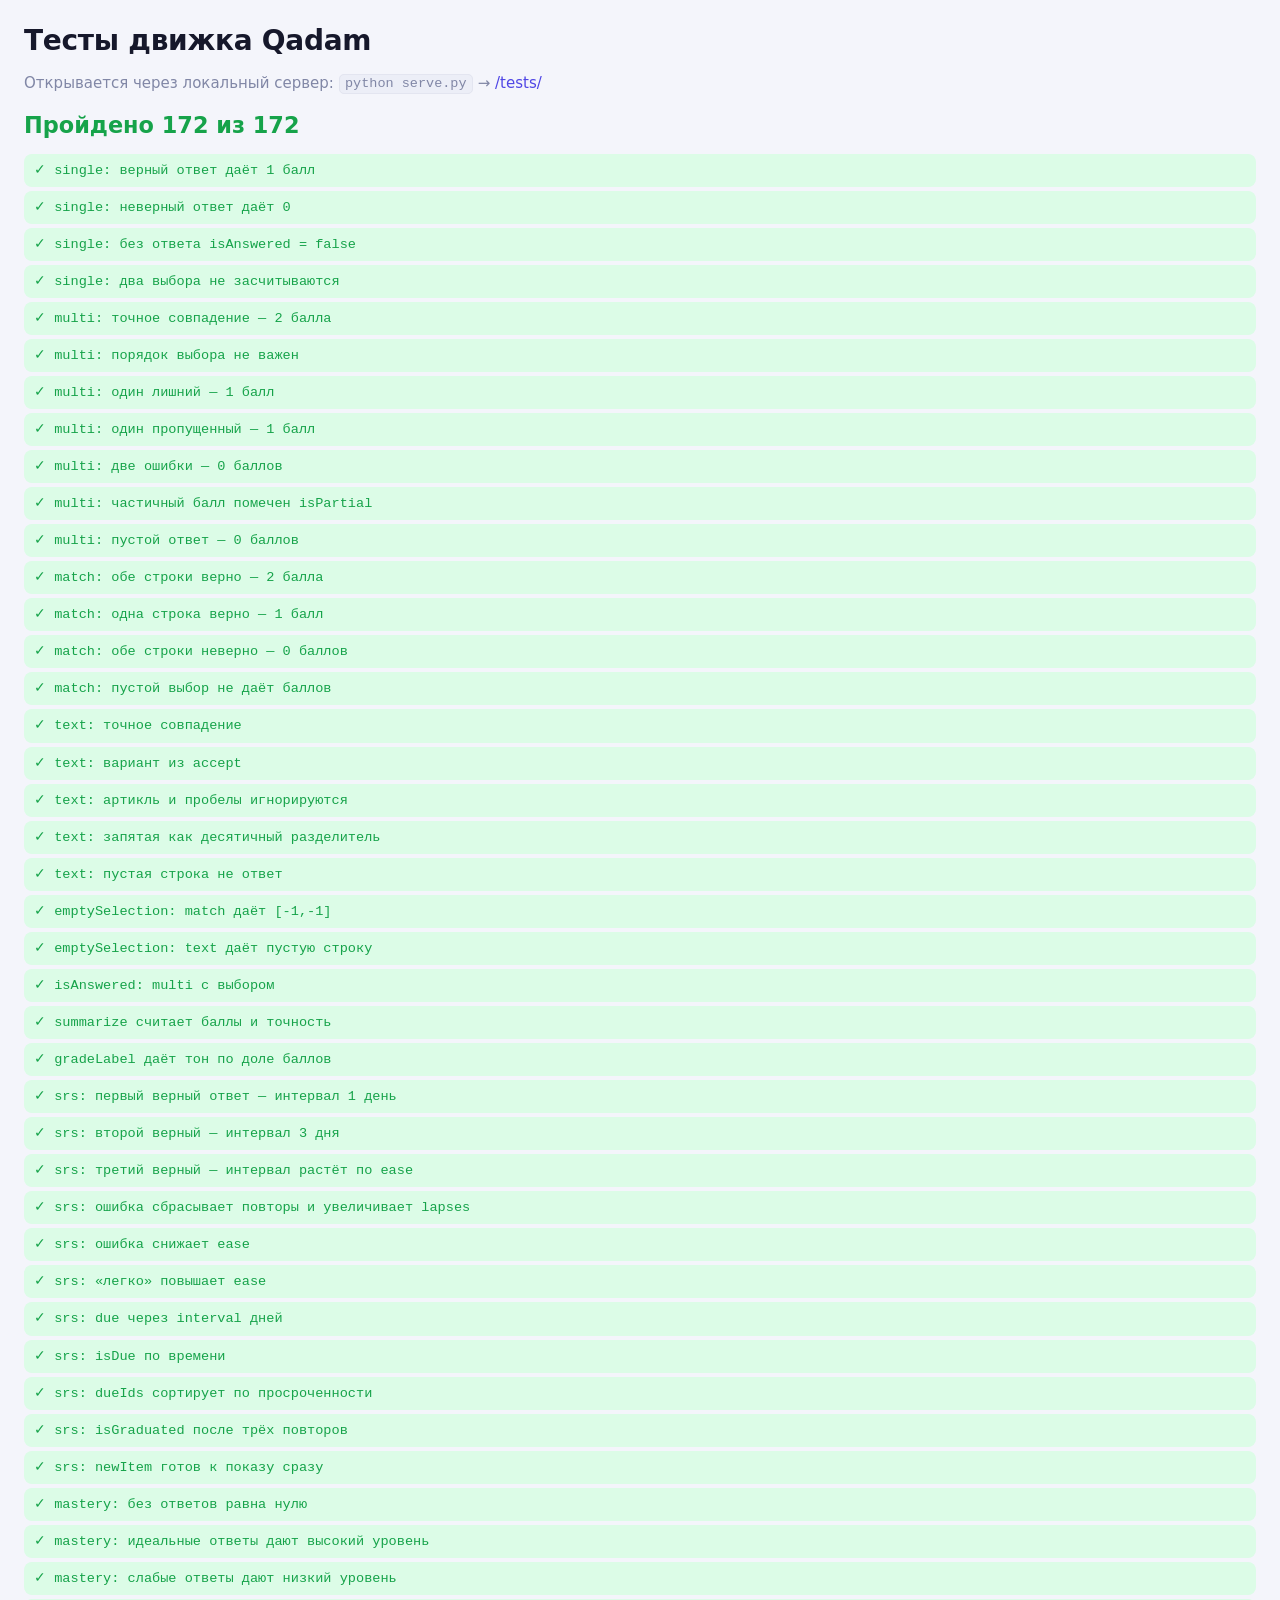
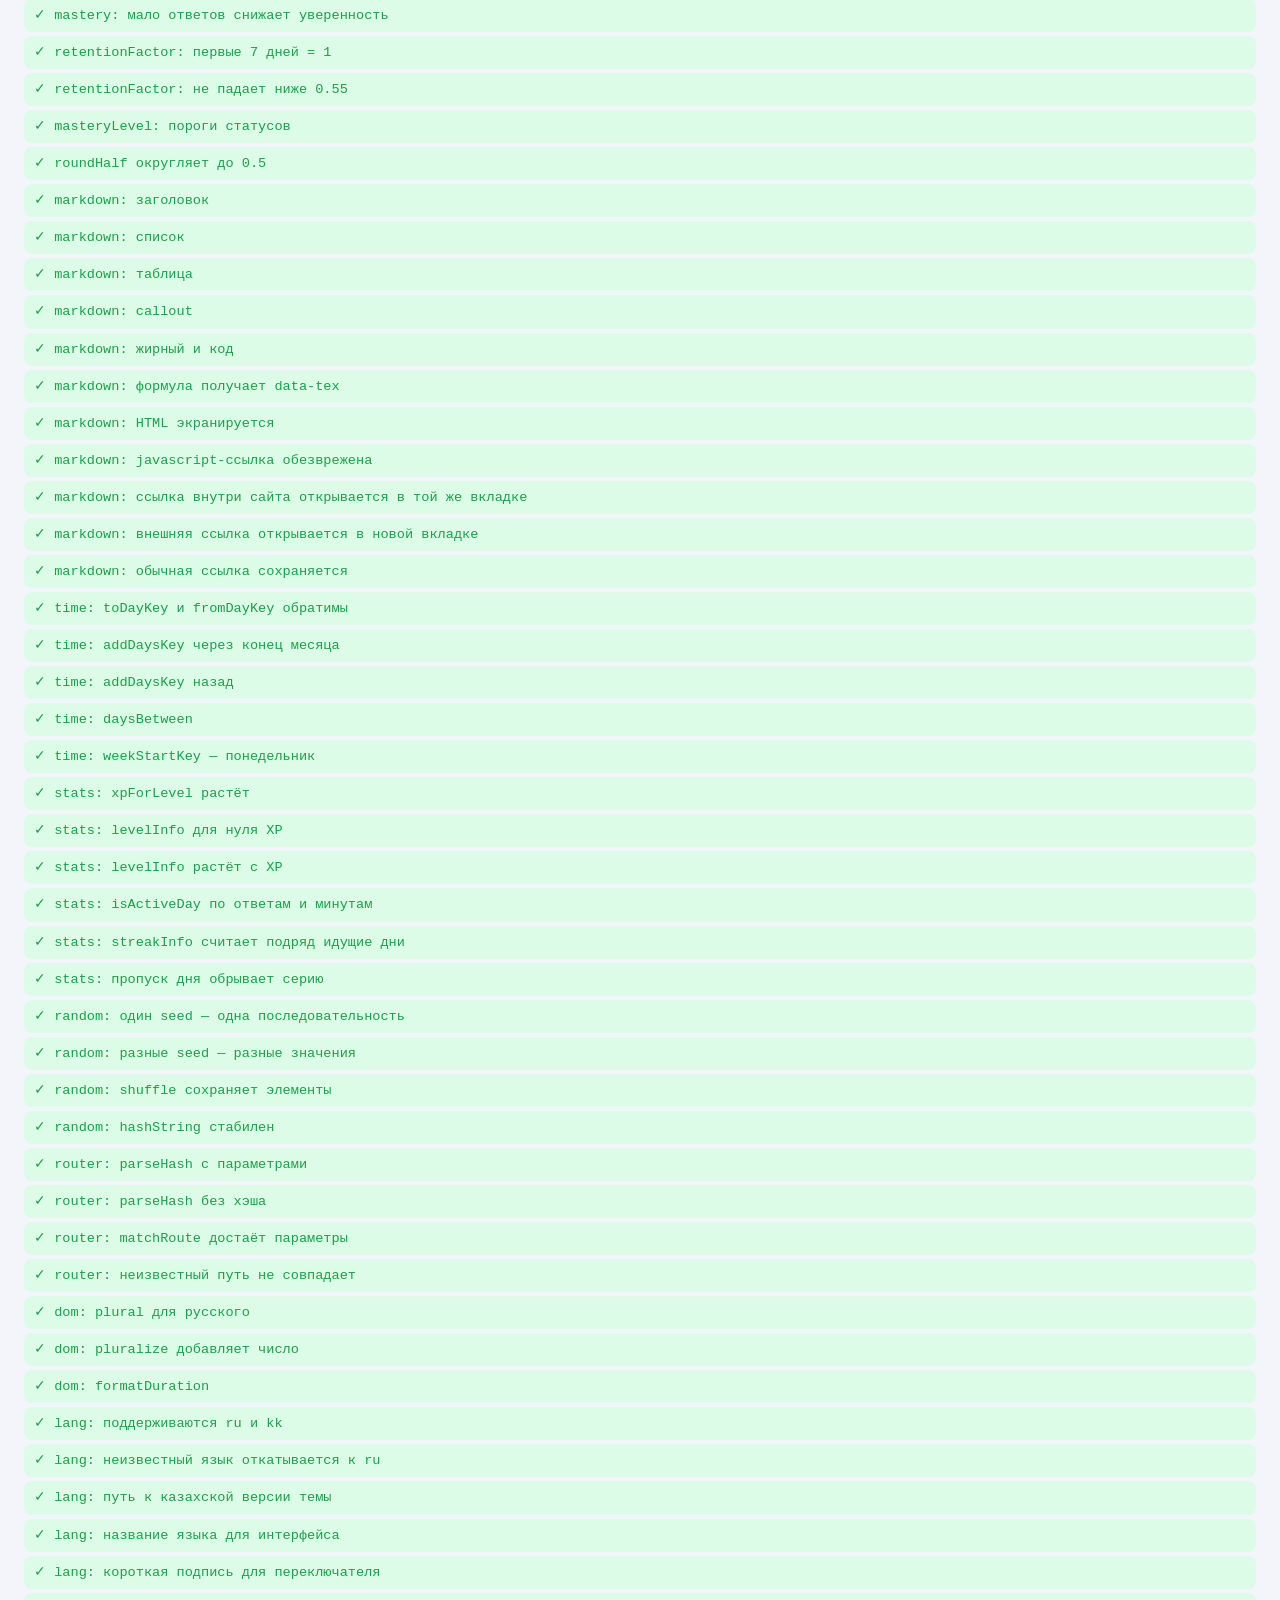
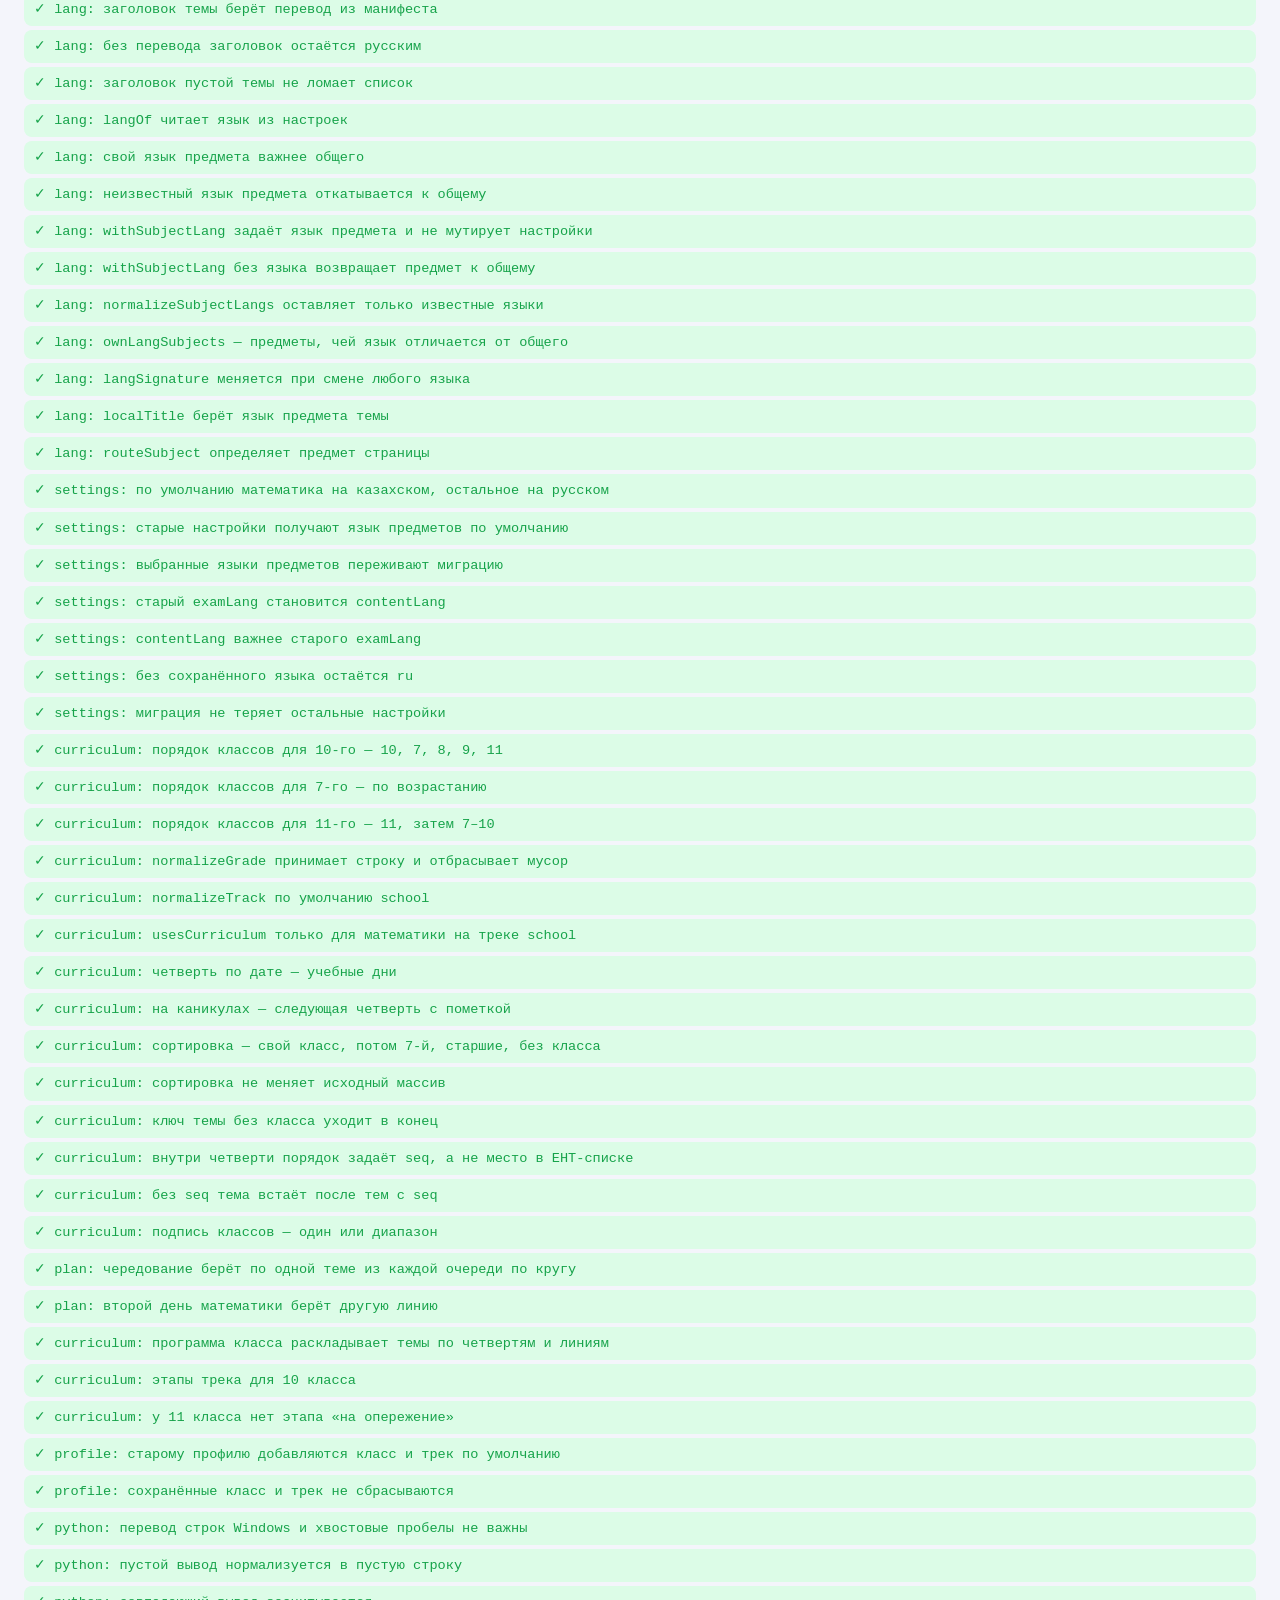
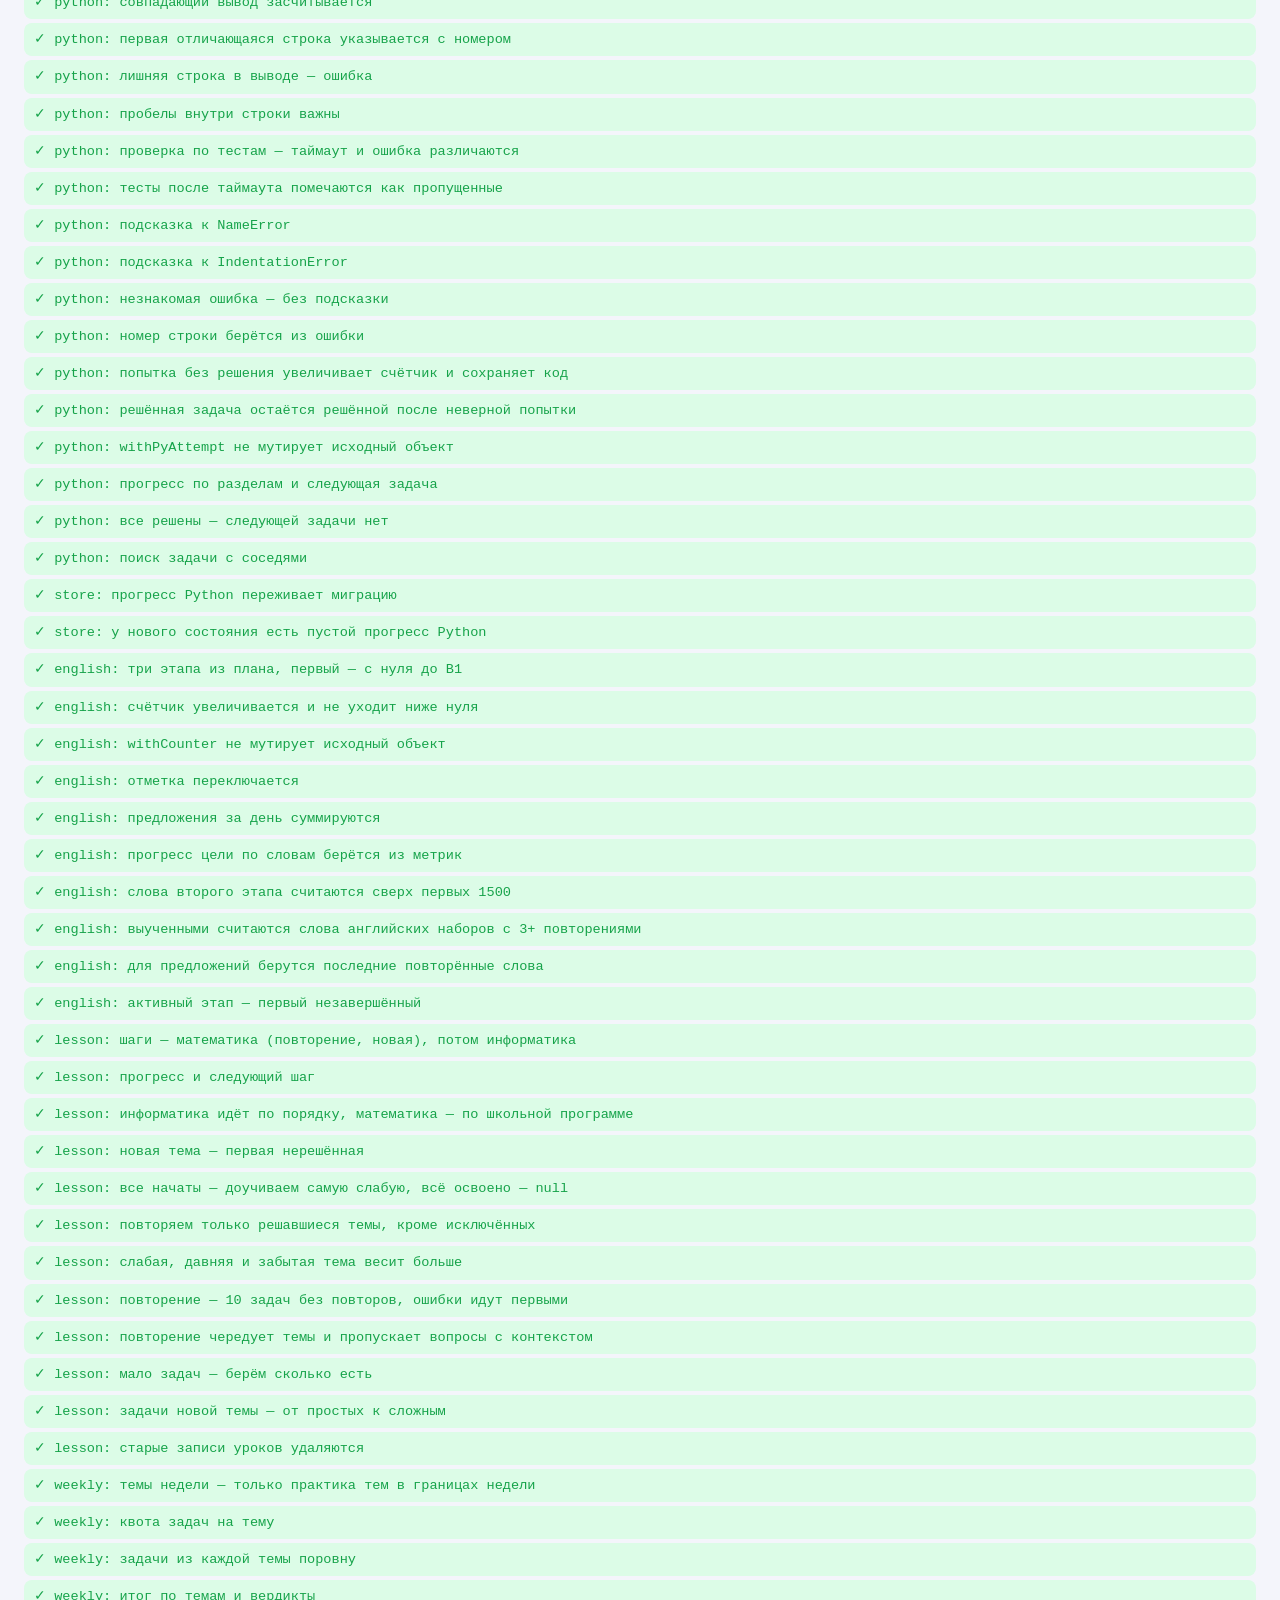
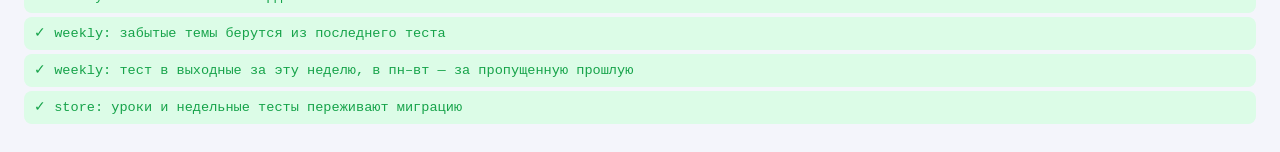
<file: tests/index.html>
<!doctype html>
<html lang="ru">
<head>
  <meta charset="utf-8">
  <meta name="viewport" content="width=device-width, initial-scale=1">
  <title>Тесты Qadam</title>
  <link rel="stylesheet" href="../assets/css/app.css">
  <style>
    body { padding: 24px; }
    .t { padding: 6px 10px; border-radius: 8px; margin-bottom: 4px; font-family: var(--font-mono); font-size: .85rem; }
    .t.pass { background: var(--success-soft); color: var(--success); }
    .t.fail { background: var(--danger-soft); color: var(--danger); white-space: pre-wrap; }
    .sum { font: 800 1.4rem var(--font-head); margin: 16px 0; }
  </style>
</head>
<body>
  <h1>Тесты движка Qadam</h1>
  <p class="muted">Открывается через локальный сервер: <code>python serve.py</code> → <a href="http://127.0.0.1:8080/tests/">/tests/</a></p>
  <div id="out">Запускаем…</div>
  <script type="module" src="run.js"></script>
</body>
</html>
</file>
<file: assets/css/app.css>
/* ============ Qadam design system ============ */
:root {
  --font-body: "Inter", system-ui, -apple-system, "Segoe UI", Roboto, sans-serif;
  --font-head: "Manrope", "Inter", system-ui, sans-serif;
  --font-mono: ui-monospace, "Cascadia Code", "JetBrains Mono", Consolas, monospace;

  --bg: #f4f5fb;
  --bg-elev: #ffffff;
  --bg-sunken: #eceef7;
  --text: #16182b;
  --text-2: #4a4f6b;
  --text-3: #8187a6;
  --line: #e3e5f0;
  --line-2: #cfd3e6;

  --primary: #4f46e5;
  --primary-2: #4338ca;
  --primary-soft: #e9e8fd;
  --on-primary: #ffffff;
  --accent: #f59e0b;
  --accent-soft: #fef3c7;
  --success: #16a34a;
  --success-soft: #dcfce7;
  --danger: #dc2626;
  --danger-soft: #fee2e2;
  --warn: #d97706;
  --warn-soft: #fef3c7;
  --info: #0284c7;
  --info-soft: #e0f2fe;

  --c-math: #2563eb;
  --c-informatics: #7c3aed;
  --c-history: #ea580c;
  --c-mathlit: #0d9488;
  --c-reading: #db2777;
  --c-ielts: #059669;

  --radius: 16px;
  --radius-sm: 10px;
  --radius-xs: 6px;
  --shadow-1: 0 1px 2px rgba(20, 24, 60, .06), 0 1px 3px rgba(20, 24, 60, .04);
  --shadow-2: 0 6px 20px -8px rgba(20, 24, 60, .18), 0 2px 6px -2px rgba(20, 24, 60, .06);
  --shadow-3: 0 20px 40px -16px rgba(20, 24, 60, .28);
  --sidebar-w: 248px;
  --topbar-h: 56px;
  --tabbar-h: 60px;
  --ease: cubic-bezier(.2, .7, .2, 1);
}
:root[data-theme="dark"] {
  --bg: #0f1120;
  --bg-elev: #171a2e;
  --bg-sunken: #0b0d19;
  --text: #eef0fb;
  --text-2: #b4b9d6;
  --text-3: #7d83a6;
  --line: #262a44;
  --line-2: #343959;
  --primary: #7c74ff;
  --primary-2: #9891ff;
  --primary-soft: #2a2b57;
  --accent: #fbbf24;
  --accent-soft: #3d2f0a;
  --success: #34d399;
  --success-soft: #0f3b2b;
  --danger: #f87171;
  --danger-soft: #4a1a1a;
  --warn: #fbbf24;
  --warn-soft: #3d2f0a;
  --info: #38bdf8;
  --info-soft: #0c2f43;
  --c-math: #60a5fa;
  --c-informatics: #a78bfa;
  --c-history: #fb923c;
  --c-mathlit: #2dd4bf;
  --c-reading: #f472b6;
  --c-ielts: #34d399;
  --shadow-1: 0 1px 2px rgba(0, 0, 0, .4);
  --shadow-2: 0 8px 24px -10px rgba(0, 0, 0, .6);
  --shadow-3: 0 20px 40px -16px rgba(0, 0, 0, .7);
}
@media (prefers-color-scheme: dark) {
  :root:not([data-theme="light"]) {
    --bg: #0f1120; --bg-elev: #171a2e; --bg-sunken: #0b0d19;
    --text: #eef0fb; --text-2: #b4b9d6; --text-3: #7d83a6;
    --line: #262a44; --line-2: #343959;
    --primary: #7c74ff; --primary-2: #9891ff; --primary-soft: #2a2b57;
    --accent: #fbbf24; --accent-soft: #3d2f0a;
    --success: #34d399; --success-soft: #0f3b2b;
    --danger: #f87171; --danger-soft: #4a1a1a;
    --warn: #fbbf24; --warn-soft: #3d2f0a;
    --info: #38bdf8; --info-soft: #0c2f43;
    --c-math: #60a5fa; --c-informatics: #a78bfa; --c-history: #fb923c;
    --c-mathlit: #2dd4bf; --c-reading: #f472b6; --c-ielts: #34d399;
    --shadow-1: 0 1px 2px rgba(0,0,0,.4);
    --shadow-2: 0 8px 24px -10px rgba(0,0,0,.6);
    --shadow-3: 0 20px 40px -16px rgba(0,0,0,.7);
  }
}

*, *::before, *::after { box-sizing: border-box; }
html { -webkit-text-size-adjust: 100%; }
body {
  margin: 0; font-family: var(--font-body); font-size: 15px; line-height: 1.55;
  color: var(--text); background: var(--bg);
  -webkit-font-smoothing: antialiased; text-rendering: optimizeLegibility;
}
h1, h2, h3, h4 { font-family: var(--font-head); line-height: 1.2; margin: 0 0 .5em; letter-spacing: -.01em; }
h1 { font-size: 1.75rem; font-weight: 800; }
h2 { font-size: 1.3rem; font-weight: 700; }
h3 { font-size: 1.08rem; font-weight: 700; }
h4 { font-size: .95rem; font-weight: 700; }
p { margin: 0 0 .8em; }
a { color: var(--primary); text-decoration: none; }
a:hover { text-decoration: underline; }
button { font: inherit; color: inherit; }
img { max-width: 100%; }
code, pre { font-family: var(--font-mono); font-size: .9em; }
pre { background: var(--bg-sunken); border: 1px solid var(--line); border-radius: var(--radius-sm); padding: 12px 14px; overflow-x: auto; margin: 0 0 1em; line-height: 1.5; }
code:not(pre code) { background: var(--bg-sunken); padding: .1em .4em; border-radius: 5px; border: 1px solid var(--line); }
table { border-collapse: collapse; width: 100%; margin: 0 0 1em; font-size: .93em; }
th, td { border: 1px solid var(--line); padding: 7px 10px; text-align: left; vertical-align: top; }
th { background: var(--bg-sunken); font-weight: 600; }
.table-wrap { overflow-x: auto; }
blockquote { margin: 0 0 1em; padding: 10px 14px; border-left: 4px solid var(--primary); background: var(--primary-soft); border-radius: 0 var(--radius-sm) var(--radius-sm) 0; }
blockquote p:last-child { margin: 0; }
hr { border: 0; border-top: 1px solid var(--line); margin: 1.2em 0; }
.muted { color: var(--text-3); }
.small { font-size: .86rem; }
.mono { font-family: var(--font-mono); }
.nowrap { white-space: nowrap; }
.right { text-align: right; }
.center { text-align: center; }
.hidden { display: none !important; }
.sr-only { position: absolute; width: 1px; height: 1px; overflow: hidden; clip: rect(0 0 0 0); }
:focus-visible { outline: 2px solid var(--primary); outline-offset: 2px; border-radius: 4px; }

/* ---------- boot ---------- */
.boot { min-height: 100vh; display: grid; place-items: center; align-content: center; gap: 14px; color: var(--text-3); }
.boot__logo { width: 64px; height: 64px; border-radius: 18px; background: var(--primary); color: #fff; font: 800 30px var(--font-head); display: grid; place-items: center; animation: pulse 1.2s infinite var(--ease); }
@keyframes pulse { 0%,100% { transform: scale(1); opacity: 1 } 50% { transform: scale(.94); opacity: .8 } }

/* ---------- layout ---------- */
.app { min-height: 100vh; }
.shell { display: grid; grid-template-columns: var(--sidebar-w) 1fr; min-height: 100vh; }
.sidebar {
  position: sticky; top: 0; height: 100vh; overflow-y: auto; padding: 18px 14px;
  background: var(--bg-elev); border-right: 1px solid var(--line); display: flex; flex-direction: column; gap: 4px;
}
.brand { display: flex; align-items: center; gap: 10px; padding: 4px 8px 14px; color: inherit; }
.brand:hover { text-decoration: none; }
.brand__logo { width: 36px; height: 36px; border-radius: 11px; background: linear-gradient(135deg, var(--primary), #8b5cf6); color: #fff; display: grid; place-items: center; font: 800 18px var(--font-head); box-shadow: var(--shadow-2); }
.brand__name { font: 800 19px var(--font-head); letter-spacing: -.02em; }
.brand__sub { font-size: .72rem; color: var(--text-3); margin-top: -3px; }
.nav__section { font-size: .7rem; text-transform: uppercase; letter-spacing: .08em; color: var(--text-3); padding: 12px 10px 4px; font-weight: 600; }
.nav__link { display: flex; align-items: center; gap: 10px; padding: 8px 10px; border-radius: 10px; color: var(--text-2); font-weight: 500; transition: background .15s, color .15s; }
.nav__link:hover { background: var(--bg-sunken); text-decoration: none; color: var(--text); }
.nav__link.active { background: var(--primary-soft); color: var(--primary); font-weight: 600; }
.nav__link .ico { width: 20px; text-align: center; font-size: 1.05rem; }
.nav__dot { width: 8px; height: 8px; border-radius: 50%; margin-left: auto; }
.sidebar__foot { margin-top: auto; padding: 10px 8px 0; font-size: .78rem; color: var(--text-3); }
.copyright { padding: 8px 8px 0; font-size: .7rem; color: var(--text-3); line-height: 1.4; }

/* Переключатель языка материалов (RU / KZ) */
.langsw { display: inline-flex; gap: 2px; padding: 2px; border-radius: 999px; background: var(--bg-sunken); border: 1px solid var(--line); }
.langsw__btn {
  min-width: 34px; padding: 4px 10px; border: 0; border-radius: 999px; cursor: pointer;
  background: transparent; color: var(--text-3); font: 700 .72rem/1.4 var(--font-head); letter-spacing: .04em;
  transition: background .15s, color .15s;
}
.langsw__btn:hover { color: var(--text); }
.langsw__btn.active { background: var(--bg-elev); color: var(--primary); box-shadow: var(--shadow-1); }
.langsw__btn:focus-visible { outline: 2px solid var(--primary); outline-offset: 1px; }
.langsw-row { display: flex; align-items: center; gap: 8px; padding: 2px 8px 12px; color: var(--text-3); }
.langsw-row__ico { display: inline-flex; }
.langsw-row__label { font-size: .72rem; font-weight: 600; text-transform: uppercase; letter-spacing: .06em; margin-right: auto; }
.main { min-width: 0; padding: 26px 30px 60px; }
.container { max-width: 1040px; margin: 0 auto; }
.topbar { display: none; }
.tabbar { display: none; }

@media (max-width: 900px) {
  .shell { grid-template-columns: 1fr; }
  .sidebar { display: none; }
  .topbar {
    display: flex; align-items: center; justify-content: space-between; gap: 10px;
    position: sticky; top: 0; z-index: 30; height: var(--topbar-h); padding: 0 14px;
    background: color-mix(in srgb, var(--bg-elev) 88%, transparent); backdrop-filter: blur(10px); border-bottom: 1px solid var(--line);
  }
  .main { padding: 16px 14px calc(var(--tabbar-h) + 24px); }
  .tabbar {
    display: grid; grid-template-columns: repeat(5, 1fr); position: fixed; left: 0; right: 0; bottom: 0; z-index: 30;
    height: calc(var(--tabbar-h) + env(safe-area-inset-bottom)); padding-bottom: env(safe-area-inset-bottom);
    background: color-mix(in srgb, var(--bg-elev) 92%, transparent); backdrop-filter: blur(10px); border-top: 1px solid var(--line);
  }
  .tabbar a { display: flex; flex-direction: column; align-items: center; justify-content: center; gap: 2px; font-size: .66rem; color: var(--text-3); font-weight: 600; }
  .tabbar a .ico { font-size: 1.25rem; }
  .tabbar a.active { color: var(--primary); }
  h1 { font-size: 1.45rem; }
}

/* ---------- components ---------- */
.page-head { display: flex; align-items: flex-end; justify-content: space-between; gap: 16px; flex-wrap: wrap; margin-bottom: 18px; }
.page-head p { color: var(--text-2); margin: 0; }
.crumbs { font-size: .82rem; color: var(--text-3); margin-bottom: 6px; display: flex; gap: 6px; flex-wrap: wrap; }
.crumbs a { color: var(--text-3); }
.grid { display: grid; gap: 16px; }
.grid--2 { grid-template-columns: repeat(2, minmax(0, 1fr)); }
.grid--3 { grid-template-columns: repeat(3, minmax(0, 1fr)); }
.grid--4 { grid-template-columns: repeat(4, minmax(0, 1fr)); }
.grid--auto { grid-template-columns: repeat(auto-fill, minmax(230px, 1fr)); }
@media (max-width: 900px) { .grid--3, .grid--4 { grid-template-columns: repeat(2, minmax(0, 1fr)); } }
@media (max-width: 560px) { .grid--2, .grid--3, .grid--4 { grid-template-columns: 1fr; } }
.stack { display: flex; flex-direction: column; gap: 14px; }
.row { display: flex; align-items: center; gap: 10px; flex-wrap: wrap; }
.row--between { justify-content: space-between; }
.spacer { flex: 1; }

.card { background: var(--bg-elev); border: 1px solid var(--line); border-radius: var(--radius); padding: 18px 20px; box-shadow: var(--shadow-1); }
.card--pad-sm { padding: 14px 16px; }
.card--flat { box-shadow: none; }
.card--accent { border-left: 4px solid var(--card-accent, var(--primary)); }
.card--clickable { cursor: pointer; transition: transform .15s var(--ease), box-shadow .15s, border-color .15s; display: block; color: inherit; }
.card--clickable:hover { transform: translateY(-2px); box-shadow: var(--shadow-2); border-color: var(--line-2); text-decoration: none; }
.card__title { font: 700 1rem var(--font-head); margin: 0 0 4px; }
.card__sub { color: var(--text-3); font-size: .85rem; }
.card--hero { background: linear-gradient(135deg, var(--primary) 0%, #7c3aed 60%, #a855f7 100%); color: #fff; border: 0; box-shadow: var(--shadow-3); position: relative; overflow: hidden; }
.card--hero::after { content: ""; position: absolute; right: -60px; top: -60px; width: 220px; height: 220px; border-radius: 50%; background: rgba(255,255,255,.12); pointer-events: none; }
.card--hero .muted { color: rgba(255,255,255,.75); }
.card--hero a { color: #fff; }
.card--hero h1, .card--hero h2 { color: #fff; }

.btn {
  display: inline-flex; align-items: center; justify-content: center; gap: 8px; cursor: pointer; user-select: none;
  padding: 10px 16px; border-radius: 12px; border: 1px solid var(--line-2); background: var(--bg-elev); font-weight: 600; font-size: .92rem;
  transition: transform .1s, background .15s, box-shadow .15s, border-color .15s; white-space: nowrap; text-decoration: none !important;
}
.btn:hover { background: var(--bg-sunken); }
.btn:active { transform: translateY(1px); }
.btn:disabled, .btn[aria-disabled="true"] { opacity: .5; cursor: not-allowed; }
.btn--primary { background: var(--primary); border-color: var(--primary); color: var(--on-primary); box-shadow: 0 6px 16px -6px color-mix(in srgb, var(--primary) 70%, transparent); }
.btn--primary:hover { background: var(--primary-2); }
.btn--ghost { border-color: transparent; background: transparent; }
.btn--ghost:hover { background: var(--bg-sunken); }
.btn--danger { color: var(--danger); border-color: color-mix(in srgb, var(--danger) 40%, transparent); }
.btn--danger:hover { background: var(--danger-soft); }
.btn--success { background: var(--success); border-color: var(--success); color: #fff; }
.btn--sm { padding: 6px 11px; font-size: .84rem; border-radius: 9px; }
.btn--lg { padding: 13px 22px; font-size: 1rem; border-radius: 14px; }
.btn--block { width: 100%; }
.btn--hero { background: #fff; color: var(--primary); border-color: #fff; }
.btn--hero:hover { background: #f3f2ff; }

.badge { display: inline-flex; align-items: center; gap: 5px; padding: 3px 9px; border-radius: 999px; font-size: .74rem; font-weight: 600; background: var(--bg-sunken); color: var(--text-2); border: 1px solid var(--line); white-space: nowrap; }
.badge--primary { background: var(--primary-soft); color: var(--primary); border-color: transparent; }
.badge--success { background: var(--success-soft); color: var(--success); border-color: transparent; }
.badge--danger { background: var(--danger-soft); color: var(--danger); border-color: transparent; }
.badge--warn { background: var(--warn-soft); color: var(--warn); border-color: transparent; }
.badge--info { background: var(--info-soft); color: var(--info); border-color: transparent; }
.badge--subject { color: #fff; border-color: transparent; }

.progress { height: 8px; background: var(--bg-sunken); border-radius: 999px; overflow: hidden; border: 1px solid var(--line); }
.progress__bar { height: 100%; border-radius: 999px; background: var(--bar, var(--primary)); transition: width .5s var(--ease); }
.progress--lg { height: 12px; }
.ring { position: relative; display: inline-grid; place-items: center; }
.ring svg { transform: rotate(-90deg); display: block; }
.ring__val { position: absolute; font: 700 1rem var(--font-head); text-align: center; line-height: 1.1; }
.ring__val small { font-size: .65em; color: var(--text-3); font-weight: 600; display: block; }

.stat { display: flex; flex-direction: column; gap: 2px; }
.stat__val { font: 800 1.6rem var(--font-head); letter-spacing: -.02em; line-height: 1.1; }
.stat__label { color: var(--text-3); font-size: .8rem; font-weight: 500; }
.stat__delta { font-size: .78rem; font-weight: 600; }
.stat__delta.up { color: var(--success); }
.stat__delta.down { color: var(--danger); }

.list { display: flex; flex-direction: column; gap: 8px; }
.list-item { display: flex; align-items: center; gap: 12px; padding: 10px 12px; border-radius: var(--radius-sm); border: 1px solid var(--line); background: var(--bg-elev); color: inherit; transition: background .15s, border-color .15s; }
a.list-item:hover { background: var(--bg-sunken); text-decoration: none; border-color: var(--line-2); }
.list-item__main { flex: 1; min-width: 0; }
.list-item__title { font-weight: 600; }
.list-item__sub { color: var(--text-3); font-size: .8rem; }
.list-item__num { width: 28px; height: 28px; border-radius: 9px; display: grid; place-items: center; font: 700 .8rem var(--font-head); background: var(--bg-sunken); color: var(--text-2); flex-shrink: 0; }
.list-item.done .list-item__num { background: var(--success-soft); color: var(--success); }

.chip { display: inline-flex; align-items: center; gap: 6px; padding: 6px 12px; border-radius: 999px; border: 1px solid var(--line-2); background: var(--bg-elev); font-size: .84rem; font-weight: 500; cursor: pointer; }
.chip.active { background: var(--primary); color: #fff; border-color: var(--primary); }
.chips { display: flex; gap: 8px; flex-wrap: wrap; }

.field { display: flex; flex-direction: column; gap: 6px; }
.field label { font-size: .85rem; font-weight: 600; color: var(--text-2); }
.input, select.input, textarea.input {
  font: inherit; color: var(--text); background: var(--bg-elev); border: 1px solid var(--line-2); border-radius: 10px; padding: 9px 12px; width: 100%;
}
.input:focus { outline: 2px solid var(--primary); outline-offset: 0; border-color: transparent; }
textarea.input { min-height: 120px; resize: vertical; line-height: 1.5; }
.help { font-size: .78rem; color: var(--text-3); }

.alert { padding: 12px 14px; border-radius: var(--radius-sm); border: 1px solid; font-size: .92rem; }
.alert--info { background: var(--info-soft); border-color: transparent; color: var(--info); }
.alert--warn { background: var(--warn-soft); border-color: transparent; color: var(--warn); }
.alert--danger { background: var(--danger-soft); border-color: transparent; color: var(--danger); }
.alert--success { background: var(--success-soft); border-color: transparent; color: var(--success); }

.empty { text-align: center; padding: 30px 16px; color: var(--text-3); }
.empty__ico { font-size: 2rem; margin-bottom: 8px; }

.toasts { position: fixed; bottom: 20px; right: 20px; display: flex; flex-direction: column; gap: 8px; z-index: 100; pointer-events: none; }
@media (max-width: 900px) { .toasts { bottom: calc(var(--tabbar-h) + 14px); left: 14px; right: 14px; } }
.toast { background: var(--text); color: var(--bg); padding: 11px 16px; border-radius: 12px; box-shadow: var(--shadow-3); font-weight: 500; font-size: .9rem; animation: toast-in .25s var(--ease); pointer-events: auto; }
.toast--success { background: var(--success); color: #fff; }
.toast--danger { background: var(--danger); color: #fff; }
@keyframes toast-in { from { transform: translateY(10px); opacity: 0 } to { transform: none; opacity: 1 } }

.modal-backdrop { position: fixed; inset: 0; background: rgba(10, 12, 30, .55); z-index: 90; display: grid; place-items: center; padding: 16px; backdrop-filter: blur(3px); }
.modal { background: var(--bg-elev); border-radius: var(--radius); padding: 22px; width: min(520px, 100%); box-shadow: var(--shadow-3); max-height: 90vh; overflow-y: auto; }

/* ---------- theory / markdown ---------- */
.prose { font-size: 1rem; line-height: 1.65; }
.prose h2 { margin-top: 1.3em; padding-bottom: .3em; border-bottom: 1px solid var(--line); }
.prose h3 { margin-top: 1.1em; }
.prose ul, .prose ol { padding-left: 1.4em; margin: 0 0 .9em; }
.prose li { margin: .25em 0; }
.prose .katex-display { margin: .6em 0 1em; overflow-x: auto; overflow-y: hidden; padding: 4px 0; }
.prose .katex { font-size: 1.05em; }
.callout { padding: 12px 14px; border-radius: var(--radius-sm); margin: 0 0 1em; border: 1px solid transparent; }
.callout p:last-child { margin-bottom: 0; }
.callout--tip { background: var(--success-soft); border-color: color-mix(in srgb, var(--success) 30%, transparent); }
.callout--warn { background: var(--warn-soft); border-color: color-mix(in srgb, var(--warn) 30%, transparent); }
.callout--example { background: var(--info-soft); border-color: color-mix(in srgb, var(--info) 30%, transparent); }
.callout--formula { background: var(--primary-soft); border-color: color-mix(in srgb, var(--primary) 30%, transparent); }
.callout__title { font-weight: 700; font-size: .78rem; text-transform: uppercase; letter-spacing: .05em; margin-bottom: 4px; }
.tex-fallback { font-family: var(--font-mono); background: var(--bg-sunken); padding: 0 4px; border-radius: 4px; }
.tex-error { color: var(--danger); font-family: var(--font-mono); font-size: .85em; }

/* ---------- quiz ---------- */
.quiz { display: grid; gap: 14px; }
.quiz__top { display: flex; align-items: center; gap: 12px; flex-wrap: wrap; }
.quiz__counter { font-weight: 700; font-family: var(--font-head); }
.quiz__timer { font-family: var(--font-mono); font-weight: 600; padding: 4px 10px; border-radius: 8px; background: var(--bg-sunken); border: 1px solid var(--line); }
.quiz__timer.warn { color: var(--danger); border-color: var(--danger); }
.question { background: var(--bg-elev); border: 1px solid var(--line); border-radius: var(--radius); padding: 20px; box-shadow: var(--shadow-1); }
@media (max-width: 560px) { .question { padding: 14px; } }
.question__context { background: var(--bg-sunken); border: 1px solid var(--line); border-radius: var(--radius-sm); padding: 14px 16px; margin-bottom: 14px; max-height: 340px; overflow-y: auto; font-size: .95rem; }
.question__context h4 { margin-bottom: 6px; }
.question__text { font-size: 1.05rem; margin-bottom: 14px; }
.question__text p:last-child { margin-bottom: 0; }
.question__hint { font-size: .8rem; color: var(--text-3); margin-bottom: 10px; }
.options { display: grid; gap: 8px; }
.option { display: flex; align-items: flex-start; gap: 12px; padding: 11px 14px; border-radius: 12px; border: 1.5px solid var(--line); background: var(--bg-elev); cursor: pointer; text-align: left; width: 100%; transition: border-color .12s, background .12s, transform .08s; font: inherit; }
.option:hover { border-color: var(--line-2); background: var(--bg-sunken); }
.option:active { transform: scale(.995); }
.option__key { width: 26px; height: 26px; border-radius: 8px; display: grid; place-items: center; font: 700 .8rem var(--font-head); background: var(--bg-sunken); color: var(--text-2); flex-shrink: 0; border: 1px solid var(--line); }
.option__body { flex: 1; min-width: 0; }
.option__body p { margin: 0; }
.option.selected { border-color: var(--primary); background: var(--primary-soft); }
.option.selected .option__key { background: var(--primary); color: #fff; border-color: var(--primary); }
.option.correct { border-color: var(--success); background: var(--success-soft); }
.option.correct .option__key { background: var(--success); color: #fff; border-color: var(--success); }
.option.wrong { border-color: var(--danger); background: var(--danger-soft); }
.option.wrong .option__key { background: var(--danger); color: #fff; border-color: var(--danger); }
.option.missed { border-style: dashed; border-color: var(--success); }
.option[disabled] { cursor: default; }
.option[disabled]:hover { background: var(--bg-elev); border-color: var(--line); }
.option.correct[disabled]:hover { background: var(--success-soft); border-color: var(--success); }
.option.wrong[disabled]:hover { background: var(--danger-soft); border-color: var(--danger); }
.option.missed[disabled]:hover { border-color: var(--success); }
.explanation { margin-top: 14px; padding: 14px 16px; border-radius: var(--radius-sm); border: 1px solid var(--line); background: var(--bg-sunken); animation: fade-in .25s var(--ease); }
.explanation__title { font-weight: 700; margin-bottom: 4px; }
.explanation.ok { border-color: color-mix(in srgb, var(--success) 40%, transparent); }
.explanation.bad { border-color: color-mix(in srgb, var(--danger) 40%, transparent); }
.explanation p:last-child { margin-bottom: 0; }
@keyframes fade-in { from { opacity: 0; transform: translateY(4px) } to { opacity: 1; transform: none } }
.quiz__actions { display: flex; gap: 10px; flex-wrap: wrap; align-items: center; }
.qnav { display: flex; flex-wrap: wrap; gap: 6px; }
.qnav button { width: 34px; height: 34px; border-radius: 9px; border: 1px solid var(--line); background: var(--bg-elev); font-weight: 600; font-size: .8rem; cursor: pointer; }
.qnav button.answered { background: var(--primary-soft); border-color: var(--primary); color: var(--primary); }
.qnav button.current { outline: 2px solid var(--primary); outline-offset: 1px; }
.qnav button.flag { border-color: var(--accent); background: var(--accent-soft); }
.qnav button.ok { background: var(--success-soft); border-color: var(--success); color: var(--success); }
.qnav button.bad { background: var(--danger-soft); border-color: var(--danger); color: var(--danger); }
.section-tabs { display: flex; gap: 6px; flex-wrap: wrap; }
.section-tabs button { padding: 6px 12px; border-radius: 999px; border: 1px solid var(--line-2); background: var(--bg-elev); font-weight: 600; font-size: .82rem; cursor: pointer; }
.section-tabs button.active { background: var(--primary); color: #fff; border-color: var(--primary); }

/* results */
.result-hero { text-align: center; padding: 26px 16px; }
.result-hero .big { font: 800 3rem var(--font-head); letter-spacing: -.03em; line-height: 1; }
.result-hero .big small { font-size: .45em; color: var(--text-3); }
.score-grid { display: grid; grid-template-columns: repeat(auto-fit, minmax(150px, 1fr)); gap: 10px; }

/* charts */
.chart { width: 100%; height: auto; display: block; }
.chart text { font-family: var(--font-body); fill: var(--text-3); font-size: 11px; }
.chart .grid-line { stroke: var(--line); stroke-dasharray: 3 3; }
.chart .line { fill: none; stroke: var(--primary); stroke-width: 2.5; stroke-linecap: round; stroke-linejoin: round; }
.chart .area { fill: var(--primary); opacity: .1; }
.chart .dot { fill: var(--bg-elev); stroke: var(--primary); stroke-width: 2; }
.chart .bar { fill: var(--primary); }
.chart .bar-label { fill: var(--text-2); font-weight: 600; }
.heatmap { display: grid; grid-template-rows: repeat(7, 1fr); grid-auto-flow: column; gap: 3px; }
.heatmap__cell { width: 12px; height: 12px; border-radius: 3px; background: var(--bg-sunken); border: 1px solid var(--line); }
.heatmap__cell[data-l="1"] { background: color-mix(in srgb, var(--primary) 30%, var(--bg-elev)); }
.heatmap__cell[data-l="2"] { background: color-mix(in srgb, var(--primary) 55%, var(--bg-elev)); }
.heatmap__cell[data-l="3"] { background: color-mix(in srgb, var(--primary) 80%, var(--bg-elev)); }
.heatmap__cell[data-l="4"] { background: var(--primary); }
.heatmap-wrap { overflow-x: auto; padding-bottom: 4px; }

/* topic grid */
.topic-card { display: flex; flex-direction: column; gap: 10px; }
.topic-card__head { display: flex; align-items: flex-start; gap: 10px; }
.topic-card__num { width: 30px; height: 30px; border-radius: 9px; display: grid; place-items: center; font: 700 .8rem var(--font-head); color: #fff; background: var(--card-accent, var(--primary)); flex-shrink: 0; }
.mastery { display: flex; align-items: center; gap: 8px; font-size: .8rem; color: var(--text-3); }
.mastery .progress { flex: 1; }
.subject-tile { display: flex; flex-direction: column; gap: 10px; border-top: 4px solid var(--card-accent); }
.subject-tile__ico { font-size: 1.6rem; }

/* flashcards */
.flashcard { min-height: 220px; display: grid; place-items: center; text-align: center; padding: 26px; cursor: pointer; }
.flashcard__word { font: 800 2rem var(--font-head); letter-spacing: -.02em; }
.flashcard__pos { color: var(--text-3); font-style: italic; }
.flashcard__def { font-size: 1.05rem; }
.flashcard__ex { color: var(--text-2); font-style: italic; margin-top: 6px; }
.flashcard__ru { color: var(--primary); font-weight: 600; margin-top: 8px; }
.rate { display: grid; grid-template-columns: repeat(4, 1fr); gap: 8px; }
.rate .btn { flex-direction: column; gap: 2px; padding: 10px 6px; }
.rate .btn small { font-weight: 500; opacity: .7; font-size: .72rem; }

/* misc */
.kbd { display: inline-block; padding: 1px 6px; border-radius: 5px; border: 1px solid var(--line-2); background: var(--bg-sunken); font: 600 .75rem var(--font-mono); }
.timeline { display: grid; gap: 8px; }
.day { display: grid; grid-template-columns: 90px 1fr; gap: 12px; padding: 10px 12px; border-radius: var(--radius-sm); border: 1px solid var(--line); background: var(--bg-elev); }
.day.today { border-color: var(--primary); background: var(--primary-soft); }
.day.past { opacity: .65; }
.day__name { font-weight: 700; font-family: var(--font-head); }
.day__date { font-size: .75rem; color: var(--text-3); }
.day__items { display: flex; flex-direction: column; gap: 4px; font-size: .9rem; }
.tag-row { display: flex; gap: 6px; flex-wrap: wrap; }
.level-pill { display: inline-flex; align-items: center; gap: 6px; padding: 4px 10px; border-radius: 999px; background: rgba(255,255,255,.18); font-weight: 600; font-size: .8rem; }
.streak { display: inline-flex; align-items: center; gap: 6px; font-weight: 700; }
.mission { display: flex; align-items: center; gap: 12px; padding: 12px 14px; border-radius: 12px; border: 1px solid var(--line); background: var(--bg-elev); color: inherit; }
a.mission:hover { text-decoration: none; background: var(--bg-sunken); }
.mission__check { width: 24px; height: 24px; border-radius: 50%; border: 2px solid var(--line-2); display: grid; place-items: center; font-size: .8rem; flex-shrink: 0; }
.mission.done .mission__check { background: var(--success); border-color: var(--success); color: #fff; }
.mission.done .mission__title { text-decoration: line-through; color: var(--text-3); }
.mission__title { font-weight: 600; }
.mission__sub { font-size: .8rem; color: var(--text-3); }
.mission__main { flex: 1; min-width: 0; }
.speak-timer { font: 800 3.2rem var(--font-head); letter-spacing: -.03em; text-align: center; font-variant-numeric: tabular-nums; }
.checklist { display: grid; gap: 8px; }
.checklist label { display: flex; align-items: flex-start; gap: 10px; padding: 8px 10px; border-radius: 10px; border: 1px solid var(--line); cursor: pointer; }
.checklist input { margin-top: 3px; }
.badge-grid { display: grid; grid-template-columns: repeat(auto-fill, minmax(120px, 1fr)); gap: 10px; }
.badge-tile { text-align: center; padding: 14px 8px; border-radius: var(--radius-sm); border: 1px solid var(--line); background: var(--bg-elev); }
.badge-tile.locked { opacity: .4; filter: grayscale(1); }
.badge-tile__ico { font-size: 1.8rem; }
.badge-tile__name { font-weight: 600; font-size: .8rem; margin-top: 4px; }
.onboard { max-width: 560px; margin: 40px auto; }
@media print { .sidebar, .tabbar, .topbar, .btn { display: none !important; } .main { padding: 0; } }

/* ---------- программа по классам (#/curriculum) и трек в плане ---------- */
.quarter--current { border-color: var(--primary); box-shadow: 0 0 0 3px var(--primary-soft); }
.curriculum-item--planned { opacity: .62; }
.curriculum-item--planned .list-item__num { background: transparent; border: 1px dashed var(--line-2); }
.phase-row--active { border-color: var(--primary); background: var(--primary-soft); }
</file>
